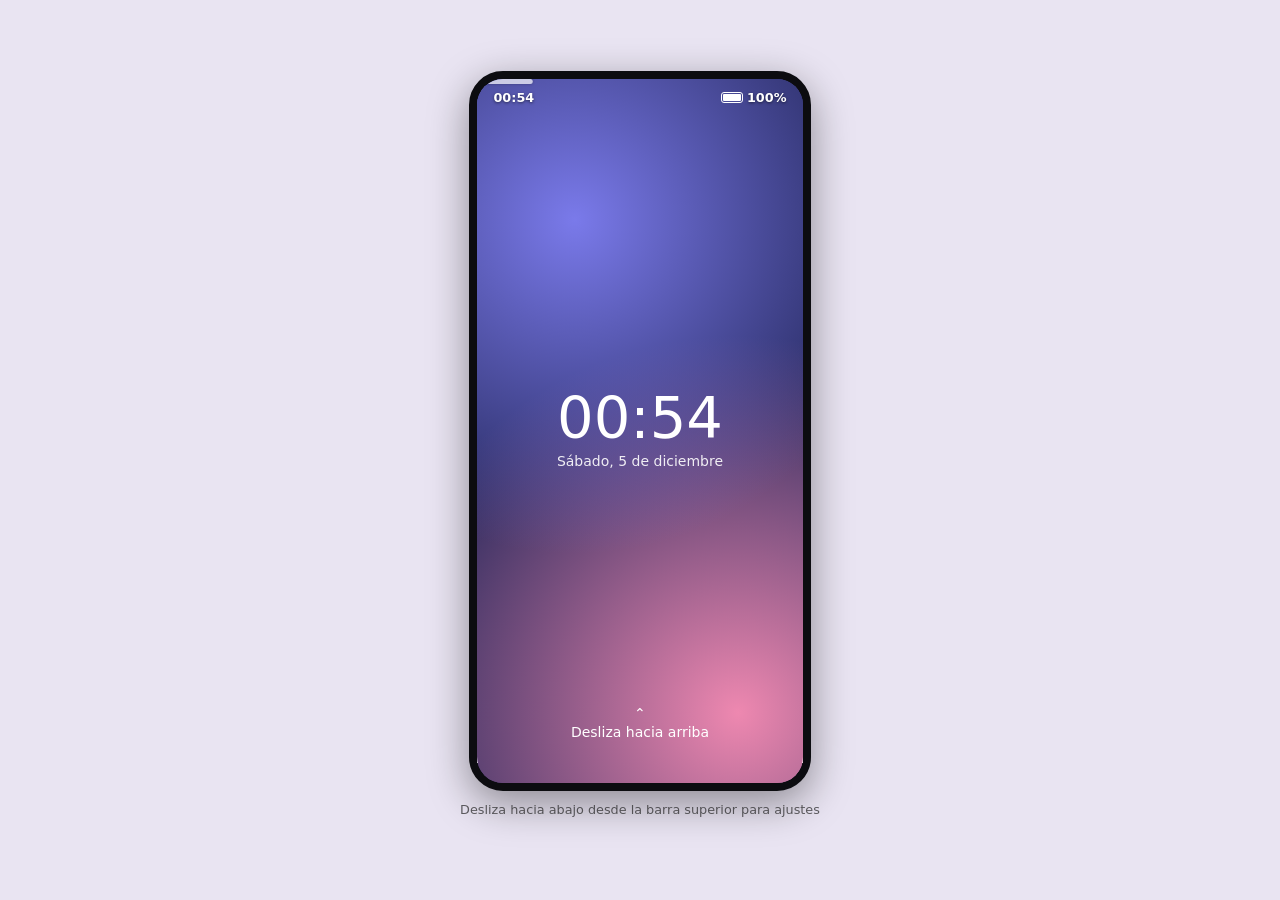
<file: index.html>
<!DOCTYPE html><html lang="es"><head><meta charset="utf-8"><meta name="viewport" content="width=device-width, initial-scale=1, viewport-fit=cover"><title>Abel González · Porfolio</title>
<style>
:root{--pg:#e9e4f2;--pgt:#222;box-sizing:border-box;padding-top:env(safe-area-inset-top,0px);padding-bottom:env(safe-area-inset-bottom,0px)}
@media(prefers-color-scheme:dark){:root:not([data-theme="light"]){--pg:#14121a;--pgt:#eee}}
:root[data-theme="dark"]{--pg:#14121a;--pgt:#eee}
html{scroll-padding-top:env(safe-area-inset-top,0px)}*{box-sizing:border-box}
body{margin:0;min-height:100vh;display:grid;place-items:center;align-content:center;background:var(--pg);color:var(--pgt);font:14px/1.4 system-ui,-apple-system,"Segoe UI",sans-serif}
#hint{font-size:.8rem;opacity:.7;text-align:center;margin:10px}
#phone{--bg:#f4f5fa;--cd:#fff;--tx:#1b1d29;--mu:#666b80;--ac:#5b5bd6;--ic:50px;position:relative;width:min(96vw,calc(min(84vh,720px)*9/19));aspect-ratio:9/19;border:8px solid #0c0c10;border-radius:34px;overflow:hidden;background:#000;box-shadow:0 12px 40px #0006;transition:width .5s,aspect-ratio .5s;color:var(--tx);user-select:none;touch-action:pan-y}
#phone.ld{width:min(96vw,720px,calc(84vh*19/9));aspect-ratio:19/9}
#phone.dk{--bg:#12131c;--cd:#1d1f2d;--tx:#eceef7;--mu:#9aa0b8;--ac:#9a9aff}
#scr>div{position:absolute;inset:0}
#home{background:radial-gradient(circle at 25% 15%,#8a8af0,transparent 55%),radial-gradient(circle at 85% 85%,#f090b8,transparent 55%),#2b2f6b;padding:40px 10px 0;overflow:hidden;display:flex;flex-direction:column;color:#fff}
.dk #home{background:radial-gradient(circle at 25% 15%,#3a3a8a,transparent 55%),radial-gradient(circle at 85% 85%,#7a3a60,transparent 55%),#0d0e1c}
#wid{background:#ffffff26;backdrop-filter:blur(8px);border-radius:18px;padding:12px 14px;margin-bottom:14px;flex:none}#wid b{font-size:1.1rem}#wid p{margin:2px 0 0;font-size:.85rem;opacity:.9}
#grid{flex:1;min-height:0;overflow:auto;padding-bottom:100px;align-content:start;scrollbar-width:none;display:grid;grid-template-columns:repeat(auto-fill,minmax(calc(var(--ic) + 6px),1fr));gap:12px 2px}
.ap{display:flex;flex-direction:column;align-items:center;gap:4px;background:none;border:0;color:inherit;font:inherit;font-size:.72rem;cursor:pointer;animation:pop .5s backwards}
.ap i{width:var(--ic);height:var(--ic);border-radius:26%;display:grid;place-items:center;font-style:normal;font-size:calc(var(--ic)*.5);box-shadow:0 3px 8px #0004;transition:width .3s,height .3s,font-size .3s}
.ap:active i{transform:scale(.9)}
@keyframes pop{from{transform:scale(.3);opacity:0}}
#dock{position:absolute;left:10px;right:10px;bottom:24px;display:flex;justify-content:center;gap:18px;background:#ffffff26;backdrop-filter:blur(8px);border-radius:24px;padding:8px}
#app{background:var(--bg);display:flex;flex-direction:column;transform:scale(.85);opacity:0;pointer-events:none;transition:.25s}#app.on{transform:none;opacity:1;pointer-events:auto}
#ah{padding:38px 12px 8px;display:flex;align-items:center;gap:8px;font-size:1.05rem}#ah button{border:0;background:none;color:var(--ac);font-size:1.6rem;cursor:pointer;line-height:1}
#ab{flex:1;overflow:auto;padding:4px 14px 34px}
.cd{background:var(--cd);border-radius:14px;padding:12px 14px;margin:0 0 10px;box-shadow:0 1px 4px #0001}.cd h3{margin:0 0 4px;font-size:1rem}.cd p{margin:2px 0;color:var(--mu)}.cd a{color:var(--ac)}
.btn{display:inline-block;background:var(--ac);color:#fff!important;text-decoration:none;border-radius:99px;padding:8px 18px;font-weight:600}.tg{display:inline-block;font-size:.72rem;background:var(--bg);color:var(--ac);border-radius:99px;padding:2px 8px;margin:4px 4px 0 0}
.bd{color:var(--ac);font-size:.78rem;font-weight:600}
#lock{background:radial-gradient(circle at 30% 20%,#7a7aea,transparent 55%),radial-gradient(circle at 80% 90%,#ee88b0,transparent 55%),#23265a;color:#fff;display:flex;flex-direction:column;align-items:center;justify-content:center;gap:4px;transition:transform .7s cubic-bezier(.7,0,.3,1),opacity .7s;z-index:3;cursor:pointer}
#lock.off{transform:translateY(-100%);opacity:0;pointer-events:none}
#lk{font-size:3.6rem;font-weight:200;line-height:1}#ld{opacity:.9}#sw{position:absolute;bottom:40px;text-align:center;animation:up 1.6s infinite}@keyframes up{50%{transform:translateY(-10px);opacity:.5}}
#shade{z-index:4;background:#000a;transform:translateY(-100%);transition:transform .35s;padding:42px 12px 12px;display:flex;flex-direction:column;gap:10px;bottom:auto!important;max-height:100%;overflow:auto;border-radius:0 0 22px 22px;background:var(--bg);color:var(--tx)}
#shade.on{transform:none;box-shadow:0 0 0 100vh #0006}
.tl{display:flex;flex-wrap:wrap;gap:8px}.tl button,.sz button{font:inherit;border:0;border-radius:14px;background:var(--cd);color:var(--tx);padding:10px 12px;cursor:pointer;flex:1;min-width:90px}.tl button.on,.sz button.on{background:var(--ac);color:#fff}
.sz{display:flex;gap:6px;align-items:center}.sz span{color:var(--mu)}#nl{font-size:.82rem;color:var(--mu)}#nl div{background:var(--cd);border-radius:10px;padding:6px 10px;margin-top:6px;color:var(--tx)}
#nt{z-index:5;bottom:auto!important;margin:36px 10px 0;background:var(--cd);color:var(--tx);border-radius:16px;padding:10px 12px;box-shadow:0 6px 20px #0006;transform:translateY(-250%);opacity:0;transition:transform .4s,opacity .3s;cursor:pointer;font-size:.85rem}#nt.on{transform:none;opacity:1}
#sb{z-index:6;bottom:auto!important;height:32px;display:flex;justify-content:space-between;align-items:center;padding:6px 16px 0;color:#fff;font-weight:600;font-size:.8rem;cursor:grab;mix-blend-mode:normal;text-shadow:0 1px 3px #0008}
#app.on~#sb{color:var(--tx);text-shadow:none}
#bt{display:inline-block;width:22px;height:11px;border:1.5px solid currentColor;border-radius:3px;margin:0 4px -1px 0;padding:1px;position:relative}#bt i{display:block;height:100%;background:currentColor;border-radius:1px}#bt.lo i{background:#e5484d}
#gb{position:absolute;left:50%;bottom:6px;width:34%;height:5px;border-radius:9px;background:#fff;opacity:.7;transform:translateX(-50%);z-index:6;cursor:pointer;box-shadow:0 0 3px #0006}
.ms{padding:8px 11px;border-radius:14px;margin:6px 0;max-width:85%;background:var(--cd)}.ms.me{margin-left:auto;background:var(--ac);color:#fff}
.chips{display:flex;flex-wrap:wrap;gap:6px;margin-top:8px}.chips button{font:inherit;font-size:.8rem;border:1px solid var(--ac);background:none;color:var(--ac);border-radius:99px;padding:5px 10px;cursor:pointer}
</style></head><body>
<div id="phone"><div id="scr">
<div id="home"><div id="wid"><b>Hola, soy Abel 👋</b><p>Estudiante de ASIR · Madrid</p></div><div id="grid"></div><div id="dock"></div></div>
<div id="app"><div id="ah"><button id="bk" aria-label="Volver">‹</button><b id="at"></b></div><div id="ab"></div></div>
<div id="lock"><div id="lk"></div><div id="ld"></div><div id="sw">⌃<br>Desliza hacia arriba</div></div>
<div id="shade"><div class="tl"><button id="tD">🌙 Modo oscuro</button><button id="tR">🔄 Girar móvil</button></div><div class="sz"><span>Iconos</span><button data-s="38">Pequeños</button><button data-s="50" class="on">Medios</button><button data-s="64">Grandes</button></div><div id="nl">Notificaciones</div></div>
<div id="nt"></div><div id="sb"><span id="tm"></span><span><span id="bt"><i></i></span><span id="bp">100%</span></span></div><div id="gb" title="Inicio"></div>
</div></div>
<p id="hint">Desliza hacia abajo desde la barra superior para ajustes</p>
<script>
var $=function(i){return document.getElementById(i)},P=$("phone"),t0=Date.now(),fired={},hist=[];
var A={
sobre:["🙂","Sobre mí","#5b8def",'<div class=cd><h3>Abel González Guerra</h3><p>Estudiante de 2º de Administración de Sistemas Informáticos en Red (ASIR) en Madrid.</p><p>Aprendo a instalar, configurar y mantener los equipos, servidores y redes de una empresa, con interés en la ciberseguridad.</p></div>'],
form:["🎓","Formación","#e2a13b",'<div class=cd><span class=bd>2026 – 2027 · en curso</span><h3>ASIR · 2º curso</h3><p>Seguridad, servicios de red, bases de datos, aplicaciones web y arquitectura en la nube.</p></div><div class=cd><span class=bd>2025 – 2026</span><h3>ASIR · 1º curso</h3><p>Ciclo Formativo de Grado Superior en Administración de Sistemas Informáticos en Red.</p></div><div class=cd><span class=bd>2025</span><h3>Bachillerato de Informática</h3></div>'],
exp:["💼","Experiencia","#3bb273",'<div class=cd><span class=bd>Junio 2026 · 160 h</span><h3>Prácticas administrativas</h3><p>Empresa Aferta SG</p></div>'],
hab:["🛠️","Habilidades","#8a5be0",'<div class=cd><h3>Servidores y sistemas</h3><p>Gestiono usuarios y equipos de una empresa.</p><span class=tg>Linux</span><span class=tg>Windows Server</span><span class=tg>Active Directory</span></div><div class=cd><h3>Redes y servicios</h3><p>Pongo en marcha webs, correo y redes.</p><span class=tg>DNS</span><span class=tg>DHCP</span><span class=tg>Apache</span><span class=tg>Nginx</span><span class=tg>Correo</span><span class=tg>LDAP</span><span class=tg>FTP</span></div><div class=cd><h3>Web y bases de datos</h3><p>Creo páginas y guardo su información.</p><span class=tg>HTML</span><span class=tg>CSS</span><span class=tg>PHP</span><span class=tg>JavaScript</span><span class=tg>MySQL</span></div><div class=cd><h3>Automatización y nube</h3><p>Hago que las tareas se hagan solas y que los servicios no se caigan.</p><span class=tg>Bash</span><span class=tg>Ansible</span><span class=tg>Docker</span><span class=tg>Alta disponibilidad</span><span class=tg>AWS/Azure (básico)</span></div>'],
cert:["🏆","Certificados","#e5484d",'<div class=cd><span class=bd>Octubre 2025</span><h3>Cisco · Hardware de computadoras</h3></div><div class=cd><span class=bd>Marzo 2026</span><h3>Cisco · Active Directory</h3></div><div class=cd><span class=bd>Previsto 2027</span><h3>Cisco · Junior en Ciberseguridad</h3></div>'],
idi:["🌍","Idiomas","#2aa7c9",'<div class=cd><h3>Inglés · B2</h3><p>Nivel adquirido en Bachillerato. El examen oficial está pendiente.</p></div>'],
hob:["🎮","Hobbies","#e86aa6",'<div class=cd><h3>Fuera de clase</h3><p>📖 Lectura · 🎮 Videojuegos · 🏀 Baloncesto · 🏊 Natación</p></div>'],
juego:["📖","Sala Ilmar","#8a5a2a",'<div class=cd><span class=bd>Proyecto personal</span><h3>Sala Ilmar</h3><p>Un juego creado por mí en el que hay que descifrar un libro.</p><span class=tg>Creado por Abel</span><p style="margin-top:10px"><a class=btn href="Sala%20Ilmar.html" target="_blank" rel="noopener">▶ Jugar</a></p></div>'],
con:["✉️","Contacto","#4a4f66",'<div class=cd><h3>Hablemos</h3><p>✉ <a href="mailto:abelgonzalezguerra@gmail.com">abelgonzalezguerra@gmail.com</a></p><p>☎ <a href="tel:+34683594910">+34 683 59 49 10</a></p><p>🔗 <a href="https://www.linkedin.com/in/abel-gonz%C3%A1lez-guerra-53970a405">LinkedIn</a></p><p>📍 Madrid, España</p></div>'],
chat:["💬","Pregunta a Abel","#25a05b",""]};
var R={"¿Qué estudias?":"Estoy en 2º de ASIR: administración de sistemas y redes informáticas.","¿Qué sabes hacer?":"Configurar servidores y redes, gestionar usuarios, montar webs y bases de datos, y automatizar tareas.","¿Tienes experiencia?":"Hice 160 h de prácticas administrativas en Aferta SG en junio de 2026.","¿Has hecho algún proyecto?":"Sí: creé Sala Ilmar, un juego en el que hay que descifrar un libro. Lo tienes en la app Sala Ilmar.","¿Cómo te contacto?":"Por email abelgonzalezguerra@gmail.com o por LinkedIn. Los tienes en la app Contacto."};
function mk(k,p){var a=A[k],b=document.createElement("button");b.className="ap";b.innerHTML='<i style="background:'+a[2]+'">'+a[0]+'</i>'+(p?"":a[1]);b.setAttribute("aria-label",a[1]);b.onclick=function(){openApp(k)};return b}
var g=$("grid");["sobre","form","exp","hab","cert","idi","juego","hob","con"].forEach(function(k,i){var b=mk(k);b.style.animationDelay=(.7+i*.07)+"s";g.appendChild(b)});
["chat","con"].forEach(function(k){$("dock").appendChild(mk(k,1))});
function openApp(k){var a=A[k];$("at").textContent=a[1];$("app").className="on";shade(0);$("nt").className="";
 if(k=="chat"){$("ab").innerHTML='<div id=cm></div><div class=chips id=cc></div>';say("Hola 👋 Soy Abel. ¿Qué quieres saber?");Object.keys(R).forEach(function(q){var b=document.createElement("button");b.textContent=q;b.onclick=function(){$("cm").innerHTML+='<div class="ms me">'+q+'</div>';setTimeout(function(){say(R[q])},500)};$("cc").appendChild(b)})}
 else $("ab").innerHTML=a[3];$("ab").scrollTop=0}
function say(t){$("cm").innerHTML+='<div class=ms>'+t+'</div>'}
function home(){$("app").className=""}$("bk").onclick=home;$("gb").onclick=home;
/* bloqueo */
function unlock(){if($("lock").className=="off")return;$("lock").className="off";setTimeout(function(){notify("👋 Bienvenido. Desliza hacia abajo desde arriba para cambiar el modo oscuro, el tamaño de los iconos o girar el móvil.")},1400)}
var y0=null;$("lock").onpointerdown=function(e){y0=e.clientY};$("lock").onpointerup=function(e){if(y0!=null&&(y0-e.clientY>40||Math.abs(y0-e.clientY)<6))unlock();y0=null};
/* panel de ajustes */
var op=0;function shade(o){op=o;if(o)$("nt").className="";$("shade").className=o?"on":""}
var sy=null,sb=$("sb");sb.onpointerdown=function(e){sy=e.clientY;sb.setPointerCapture(e.pointerId)};sb.onpointermove=function(e){if(sy!=null&&e.clientY-sy>25){shade(1);sy=null}};sb.onpointerup=function(){if(sy!=null)shade(!op);sy=null};
var uy=null;$("shade").onpointerdown=function(e){uy=e.clientY};$("shade").onpointerup=function(e){if(uy!=null&&uy-e.clientY>40)shade(0);uy=null};
$("tD").onclick=function(){P.classList.toggle("dk");this.classList.toggle("on")};$("tR").onclick=function(){P.classList.toggle("ld");this.classList.toggle("on")};
document.querySelectorAll(".sz button").forEach(function(b){b.onclick=function(){P.style.setProperty("--ic",b.dataset.s+"px");document.querySelectorAll(".sz button").forEach(function(x){x.classList.toggle("on",x==b)})}});
if(matchMedia("(prefers-color-scheme: dark)").matches){P.classList.add("dk");$("tD").classList.add("on")}
/* notificaciones */
var nto;function notify(t,go){hist.unshift(t);$("nl").innerHTML="Notificaciones"+hist.map(function(h){return"<div>"+h+"</div>"}).join("");var n=$("nt");n.textContent=t;n.className="on";n.onclick=function(){n.className="";openApp(go||"con")};n.onclick=go?n.onclick:function(){n.className=""};clearTimeout(nto);nto=setTimeout(function(){n.className=""},7000)}
/* reloj y batería */
function tick(){var d=new Date(),s=Math.floor((Date.now()-t0)/1000),b=Math.max(5,100-Math.floor(s/6));
 var hm=d.toLocaleTimeString("es-ES",{hour:"2-digit",minute:"2-digit"});$("tm").textContent=hm;$("lk").textContent=hm;var ds=d.toLocaleDateString("es-ES",{weekday:"long",day:"numeric",month:"long"});$("ld").textContent=ds.charAt(0).toUpperCase()+ds.slice(1);
 $("bp").textContent=b+"%";$("bt").firstChild.style.width=b+"%";$("bt").className=b<=20?"lo":"";
 [85,60,20].forEach(function(th){if(b<=th&&!fired[th]){fired[th]=1;var m=Math.floor(s/60),r=s%60,tt=(m?m+" min ":"")+r+" s";notify("🔋 Tu batería está al "+b+"%. Llevas "+tt+" aquí: igual te interesa hablar con Abel. Toca para contactar.","con")}})}
tick();setInterval(tick,1000);
</script></body></html>
</file>
